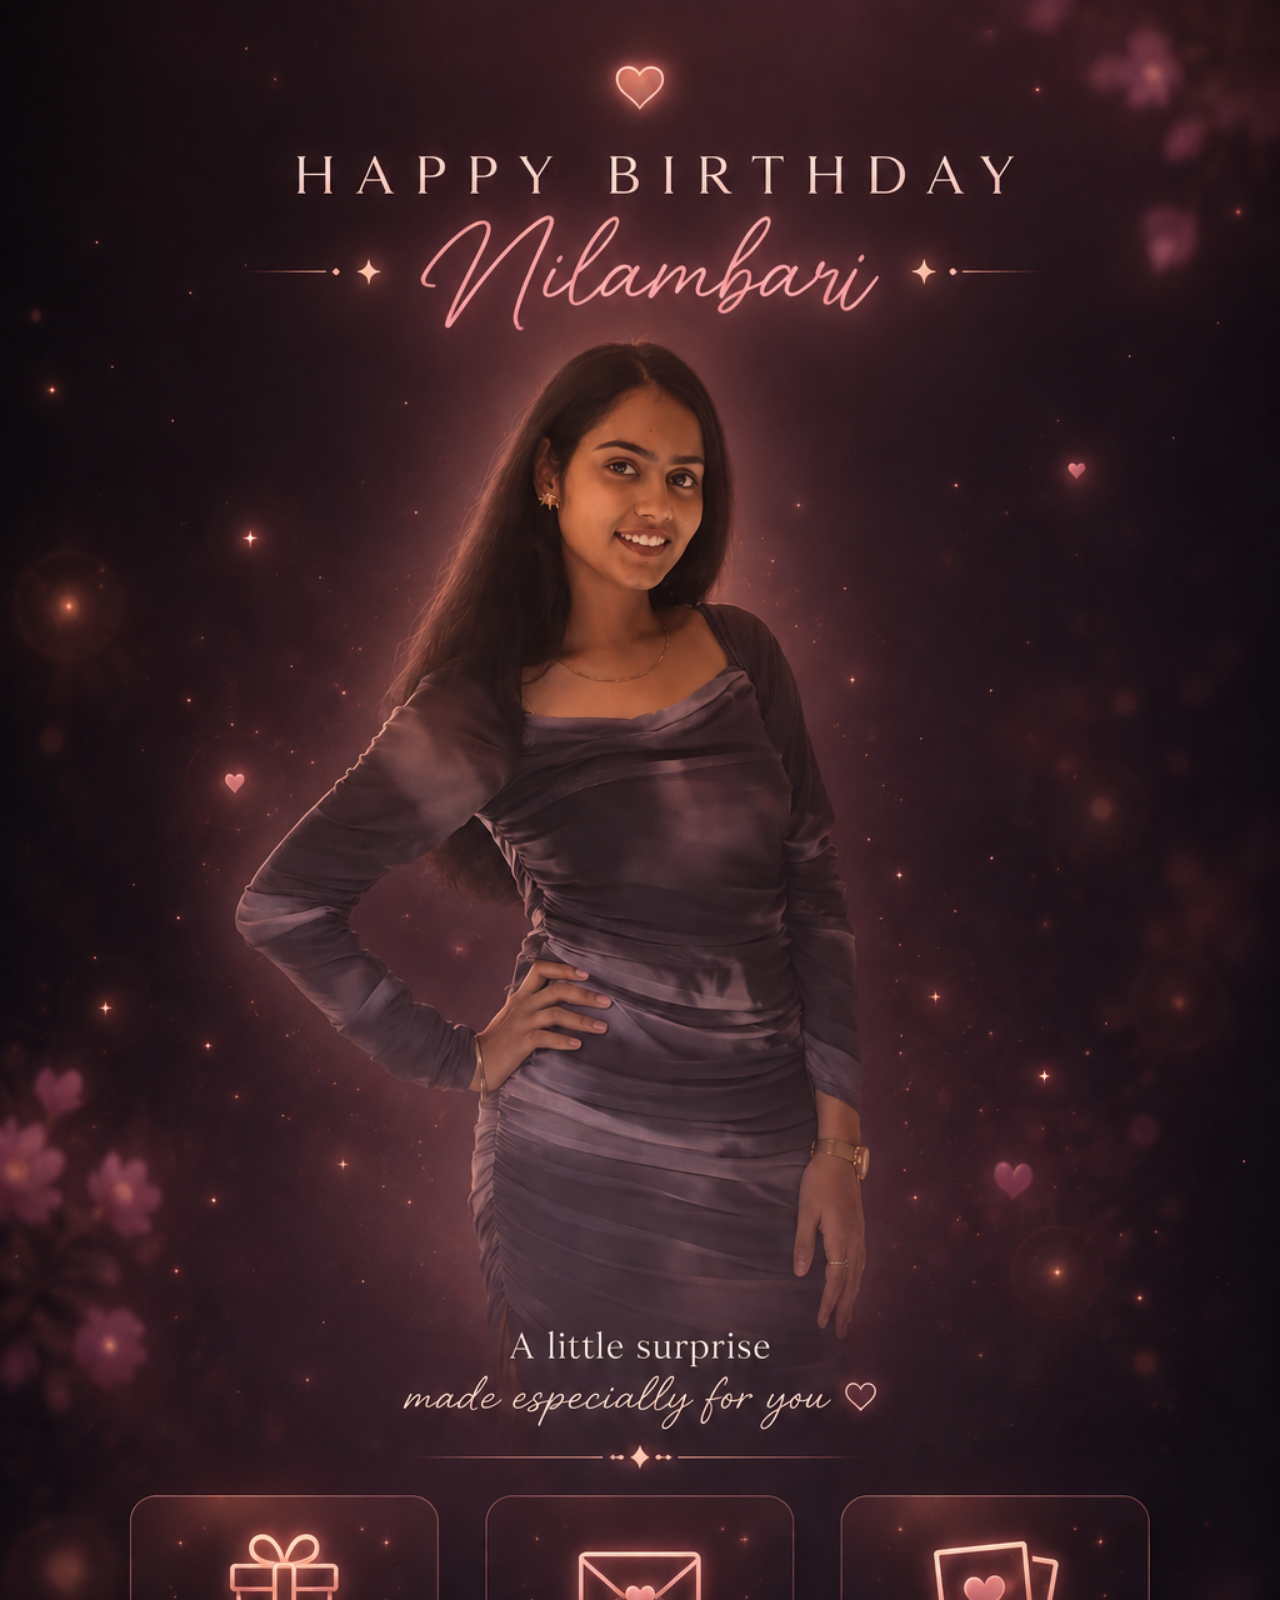
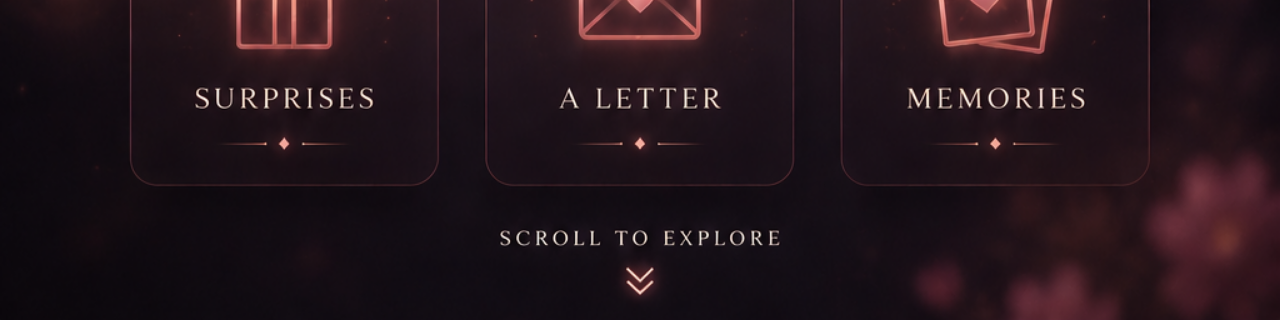
<file: index.html>
<!DOCTYPE html>
<html lang="en">
<head>
    <meta charset="UTF-8">
    <meta name="viewport" content="width=device-width, initial-scale=1.0">

    <title>Happy Birthday Nilambari ♡</title>

    <link rel="stylesheet" href="style.css">
</head>

<body>

    <div class="birthday-page">

        <!-- YOUR COMPLETE BIRTHDAY DESIGN -->
        <img
            src="image.png"
            alt="Happy Birthday Nilambari"
            class="birthday-image"
        >


        <!--
            INVISIBLE CLICKABLE AREAS

            These sit ON TOP of the cards already present
            inside your image.
        -->

        <!-- SURPRISES -->
        <a
            href="surprises.html"
            class="hotspot surprises-hotspot"
            aria-label="Open Surprises"
        ></a>


        <!-- LETTER -->
        <a
            href="letter.html"
            class="hotspot letter-hotspot"
            aria-label="Open Letter"
        ></a>


        <!-- MEMORIES -->
        <a
            href="memories.html"
            class="hotspot memories-hotspot"
            aria-label="Open Memories"
        ></a>

    </div>

</body>
</html>
</file>
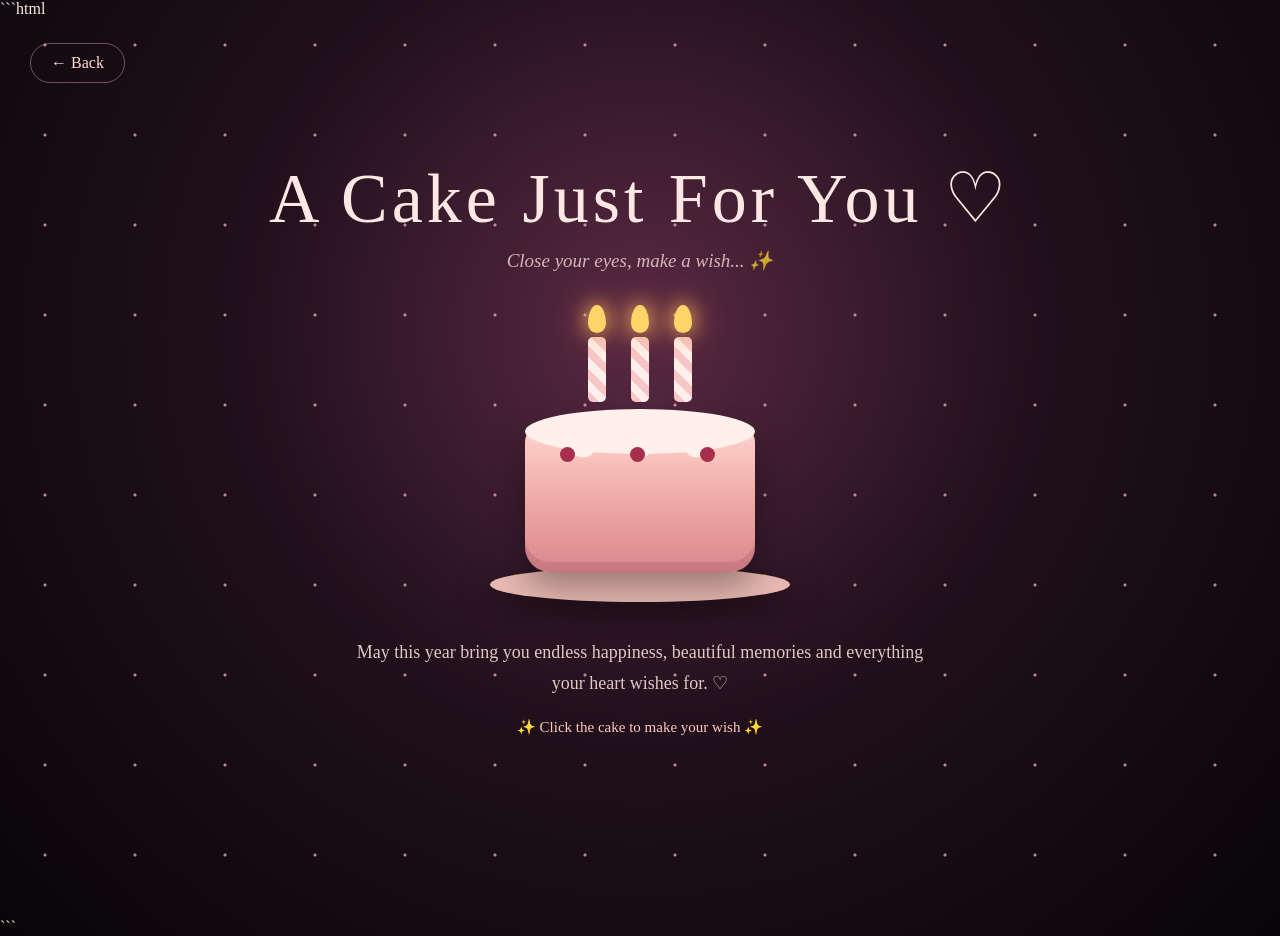
<file: cake.html>
```html
<!DOCTYPE html>
<html lang="en">
<head>
    <meta charset="UTF-8">
    <meta name="viewport" content="width=device-width, initial-scale=1.0">

    <title>A Birthday Cake for Nilambari ♡</title>

    <style>
        * {
            margin: 0;
            padding: 0;
            box-sizing: border-box;
        }

        body {
            min-height: 100vh;
            overflow: hidden;
            font-family: Georgia, serif;
            color: #ffe8e3;

            background:
                radial-gradient(
                    circle at 50% 35%,
                    #5a2944 0%,
                    #21101b 45%,
                    #080509 100%
                );
        }

        /* STARS */

        body::before {
            content: "";
            position: fixed;
            inset: 0;
            pointer-events: none;

            background-image:
                radial-gradient(
                    circle,
                    rgba(255, 190, 200, .7) 1px,
                    transparent 2px
                );

            background-size: 90px 90px;

            animation: stars 12s linear infinite;
        }

        @keyframes stars {
            from {
                transform: translateY(0);
            }

            to {
                transform: translateY(-90px);
            }
        }

        /* PAGE */

        .page {
            min-height: 100vh;

            display: flex;
            flex-direction: column;
            align-items: center;
            justify-content: center;

            position: relative;
            z-index: 2;

            padding: 30px 20px;
        }

        /* BACK BUTTON */

        .back {
            position: absolute;
            top: 25px;
            left: 30px;

            color: #ffd9d1;
            text-decoration: none;

            border: 1px solid rgba(255,190,180,.4);

            padding: 10px 20px;

            border-radius: 30px;

            transition: .3s;
        }

        .back:hover {
            background: rgba(255,170,160,.15);
            transform: translateX(-4px);
        }

        /* TITLE */

        h1 {
            font-size: clamp(38px, 7vw, 70px);
            font-weight: normal;
            letter-spacing: 4px;

            text-align: center;

            margin-bottom: 10px;
        }

        .subtitle {
            font-size: 19px;
            font-style: italic;
            opacity: .75;

            text-align: center;
            margin-bottom: 40px;
        }

        /* CAKE AREA */

        .cake-container {
            position: relative;

            width: 330px;
            height: 300px;

            display: flex;
            justify-content: center;
            align-items: flex-end;

            cursor: pointer;
        }

        /* PLATE */

        .plate {
            position: absolute;
            bottom: 10px;

            width: 300px;
            height: 35px;

            background: #e8b8b2;

            border-radius: 50%;

            box-shadow:
                0 15px 35px rgba(0,0,0,.5);
        }

        /* CAKE */

        .cake {
            position: absolute;
            bottom: 40px;

            width: 230px;
            height: 145px;

            border-radius: 15px 15px 25px 25px;

            background:
                linear-gradient(
                    to bottom,
                    #ffd4cd 0%,
                    #efaaa7 50%,
                    #d9878d 100%
                );

            box-shadow:
                inset 0 -10px 0 rgba(100,30,50,.15),
                0 15px 35px rgba(0,0,0,.35);

            animation: cakeFloat 3s ease-in-out infinite;
        }

        @keyframes cakeFloat {
            0%,100% {
                transform: translateY(0);
            }

            50% {
                transform: translateY(-6px);
            }
        }

        /* ICING */

        .icing {
            position: absolute;
            top: -18px;
            left: 0;

            width: 100%;
            height: 45px;

            background: #fff0eb;

            border-radius: 50%;
        }

        .icing::after {
            content: "";

            position: absolute;

            left: 20px;
            right: 20px;
            bottom: -15px;

            height: 25px;

            background:
                radial-gradient(
                    circle at 20% 0,
                    #fff0eb 0 13px,
                    transparent 14px
                ),
                radial-gradient(
                    circle at 50% 0,
                    #fff0eb 0 13px,
                    transparent 14px
                ),
                radial-gradient(
                    circle at 80% 0,
                    #fff0eb 0 13px,
                    transparent 14px
                );
        }

        /* CAKE DECORATION */

        .cherry {
            position: absolute;

            width: 15px;
            height: 15px;

            border-radius: 50%;

            background: #a82f4b;

            top: 20px;
        }

        .c1 { left: 35px; }
        .c2 { left: 105px; }
        .c3 { right: 40px; }

        /* CANDLES */

        .candles {
            position: absolute;

            top: -90px;

            width: 100%;

            display: flex;
            justify-content: center;
            gap: 25px;
        }

        .candle {
            width: 18px;
            height: 65px;

            border-radius: 5px;

            background:
                repeating-linear-gradient(
                    45deg,
                    #f7c6c7 0 8px,
                    #fff0ed 8px 16px
                );

            position: relative;
        }

        /* FLAMES */

        .flame {
            position: absolute;

            top: -32px;
            left: 50%;

            width: 18px;
            height: 28px;

            transform: translateX(-50%);

            background: #ffd56a;

            border-radius:
                50% 50% 50% 50% /
                65% 65% 35% 35%;

            box-shadow:
                0 0 20px #ffbd63,
                0 0 35px rgba(255,150,70,.7);

            animation: flame 0.8s ease-in-out infinite alternate;
        }

        @keyframes flame {
            from {
                transform:
                    translateX(-50%)
                    scale(.9)
                    rotate(-3deg);
            }

            to {
                transform:
                    translateX(-50%)
                    scale(1.1)
                    rotate(3deg);
            }
        }

        /* MESSAGE */

        .wish {
            margin-top: 25px;

            text-align: center;

            max-width: 600px;

            line-height: 1.7;

            font-size: 18px;

            opacity: .85;
        }

        .instruction {
            margin-top: 20px;

            color: #ffc8c0;

            font-size: 15px;

            animation: pulse 2s infinite;
        }

        @keyframes pulse {
            50% {
                opacity: .4;
            }
        }

        /* HIDDEN WISH */

        .secret {
            margin-top: 15px;

            font-size: 24px;

            color: #ffd0c8;

            opacity: 0;

            transform: translateY(15px);

            transition: .7s;
        }

        .secret.show {
            opacity: 1;
            transform: translateY(0);
        }

        /* MOBILE */

        @media(max-width:600px) {

            .back {
                top: 15px;
                left: 15px;
                padding: 8px 15px;
            }

            h1 {
                margin-top: 40px;
            }

            .cake-container {
                transform: scale(.82);
            }

            .wish {
                font-size: 16px;
            }
        }
    </style>
</head>

<body>

<div class="page">

    <a href="surprises.html" class="back">
        ← Back
    </a>

    <h1>A Cake Just For You ♡</h1>

    <p class="subtitle">
        Close your eyes, make a wish... ✨
    </p>

    <div class="cake-container" id="cake">

        <div class="plate"></div>

        <div class="cake">

            <div class="icing"></div>

            <div class="cherry c1"></div>
            <div class="cherry c2"></div>
            <div class="cherry c3"></div>

            <div class="candles">

                <div class="candle">
                    <div class="flame"></div>
                </div>

                <div class="candle">
                    <div class="flame"></div>
                </div>

                <div class="candle">
                    <div class="flame"></div>
                </div>

            </div>

        </div>

    </div>

    <p class="wish">
        May this year bring you endless happiness,
        beautiful memories and everything your heart wishes for. ♡
    </p>

    <p class="instruction">
        ✨ Click the cake to make your wish ✨
    </p>

    <div class="secret" id="secret">
        Happy Birthday, Nilambari! 🎂💗
    </div>

</div>

<script>

const cake = document.getElementById("cake");
const secret = document.getElementById("secret");

cake.addEventListener("click", () => {

    const flames =
        document.querySelectorAll(".flame");

    flames.forEach(flame => {

        flame.style.display = "none";

    });

    secret.classList.add("show");

    createConfetti();

});

function createConfetti() {

    const symbols = [
        "♡",
        "✦",
        "✧",
        "✨",
        "•"
    ];

    for(let i = 0; i < 45; i++) {

        const particle =
            document.createElement("span");

        particle.innerText =
            symbols[
                Math.floor(
                    Math.random() *
                    symbols.length
                )
            ];

        particle.style.position = "fixed";

        particle.style.left = "50%";
        particle.style.top = "45%";

        particle.style.zIndex = "100";

        particle.style.pointerEvents = "none";

        particle.style.fontSize =
            (12 + Math.random() * 20) + "px";

        particle.style.color = "#ffd0c9";

        document.body.appendChild(particle);

        const x =
            (Math.random() * 2 - 1) * 500;

        const y =
            (Math.random() * 2 - 1) * 400;

        particle.animate(
            [
                {
                    transform:
                        "translate(-50%,-50%) scale(.2)",
                    opacity: 1
                },
                {
                    transform:
                        `translate(
                            calc(-50% + ${x}px),
                            calc(-50% + ${y}px)
                        ) scale(1.2)`,
                    opacity: 0
                }
            ],
            {
                duration:
                    1200 +
                    Math.random() * 1000,

                easing:
                    "cubic-bezier(.2,.8,.2,1)"
            }
        );

        setTimeout(
            () => particle.remove(),
            2300
        );
    }
}

</script>

</body>
</html>
```
</file>
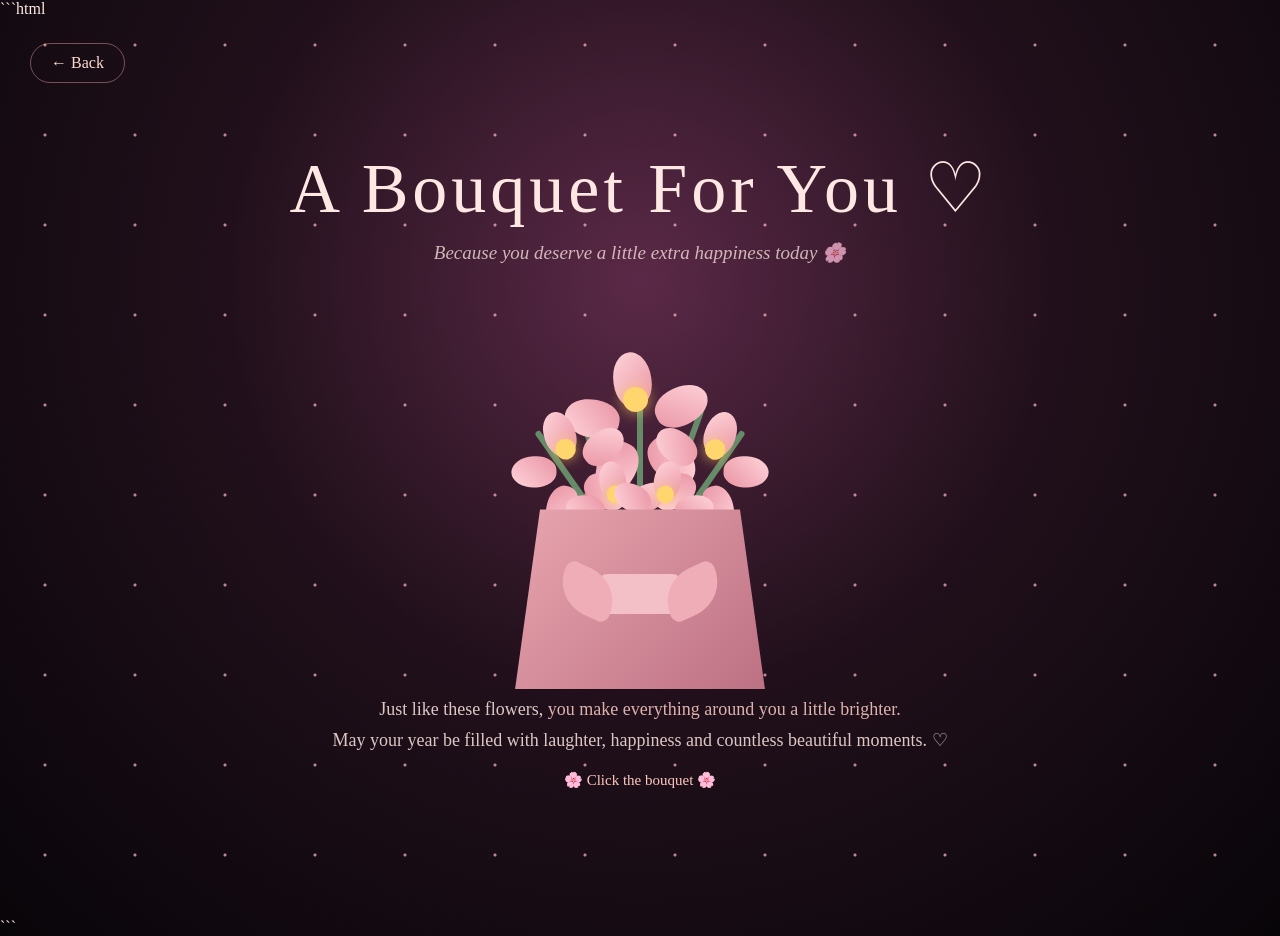
<file: flowers.html>
```html
<!DOCTYPE html>
<html lang="en">
<head>

    <meta charset="UTF-8">
    <meta name="viewport" content="width=device-width, initial-scale=1.0">

    <title>A Bouquet for Nilambari ♡</title>

    <style>

        * {
            margin: 0;
            padding: 0;
            box-sizing: border-box;
        }

        body {

            min-height: 100vh;

            font-family: Georgia, serif;

            color: #ffe8e3;

            background:
                radial-gradient(
                    circle at 50% 30%,
                    #5b2947 0%,
                    #21101b 45%,
                    #080509 100%
                );

            overflow-x: hidden;
        }

        body::before {

            content: "";

            position: fixed;

            inset: 0;

            pointer-events: none;

            background-image:
                radial-gradient(
                    circle,
                    rgba(255,190,200,.7) 1px,
                    transparent 2px
                );

            background-size: 90px 90px;

            animation: stars 12s linear infinite;
        }

        @keyframes stars {

            from {
                transform: translateY(0);
            }

            to {
                transform: translateY(-90px);
            }

        }

        .page {

            min-height: 100vh;

            display: flex;

            flex-direction: column;

            align-items: center;

            justify-content: center;

            padding: 40px 20px;

            position: relative;

            z-index: 2;
        }

        /* BACK */

        .back {

            position: absolute;

            top: 25px;
            left: 30px;

            color: #ffd9d1;

            text-decoration: none;

            border:
                1px solid
                rgba(255,190,180,.4);

            padding: 10px 20px;

            border-radius: 30px;

            transition: .3s;
        }

        .back:hover {

            background:
                rgba(255,170,160,.15);

            transform:
                translateX(-4px);
        }

        /* TITLE */

        h1 {

            font-size:
                clamp(38px, 7vw, 70px);

            font-weight: normal;

            letter-spacing: 4px;

            text-align: center;
        }

        .subtitle {

            margin-top: 12px;

            font-style: italic;

            font-size: 19px;

            opacity: .75;

            text-align: center;
        }

        /* BOUQUET */

        .bouquet {

            position: relative;

            width: 350px;

            height: 390px;

            margin-top: 35px;

            cursor: pointer;
        }

        /* WRAPPER */

        .wrapper {

            position: absolute;

            bottom: 0;

            left: 50%;

            transform:
                translateX(-50%);

            width: 250px;

            height: 180px;

            background:
                linear-gradient(
                    135deg,
                    #e8a5ae,
                    #bd7184
                );

            clip-path:
                polygon(
                    10% 0,
                    90% 0,
                    100% 100%,
                    0 100%
                );

            box-shadow:
                0 20px 30px
                rgba(0,0,0,.35);
        }

        /* RIBBON */

        .ribbon {

            position: absolute;

            bottom: 75px;

            left: 50%;

            transform:
                translateX(-50%);

            width: 85px;

            height: 40px;

            background: #f4c0c7;

            border-radius: 10px;

            z-index: 5;
        }

        .ribbon::before,
        .ribbon::after {

            content: "";

            position: absolute;

            width: 60px;

            height: 45px;

            background: #efadb8;

            top: -5px;
        }

        .ribbon::before {

            right: 65px;

            transform:
                rotate(25deg);

            border-radius:
                10px 40px 10px 40px;
        }

        .ribbon::after {

            left: 65px;

            transform:
                rotate(-25deg);

            border-radius:
                40px 10px 40px 10px;
        }

        /* FLOWERS */

        .flower {

            position: absolute;

            width: 90px;

            height: 90px;

            display: flex;

            justify-content: center;

            align-items: center;

            transition: .5s;
        }

        .petal {

            position: absolute;

            width: 38px;

            height: 55px;

            border-radius:
                50% 50% 45% 45%;

            background:
                linear-gradient(
                    135deg,
                    #ffd5da,
                    #e993a4
                );

            transform-origin:
                50% 100%;
        }

        .p1 {
            transform: rotate(0deg) translateY(-20px);
        }

        .p2 {
            transform: rotate(72deg) translateY(-20px);
        }

        .p3 {
            transform: rotate(144deg) translateY(-20px);
        }

        .p4 {
            transform: rotate(216deg) translateY(-20px);
        }

        .p5 {
            transform: rotate(288deg) translateY(-20px);
        }

        .center {

            width: 25px;
            height: 25px;

            border-radius: 50%;

            background: #ffd56d;

            z-index: 2;

            box-shadow:
                0 0 15px
                rgba(255,210,100,.7);
        }

        /* FLOWER POSITIONS */

        .f1 {
            left: 125px;
            top: 55px;

            transform: rotate(-8deg);
        }

        .f2 {
            left: 55px;
            top: 105px;

            transform:
                scale(.82)
                rotate(-20deg);
        }

        .f3 {
            right: 55px;
            top: 105px;

            transform:
                scale(.82)
                rotate(20deg);
        }

        .f4 {
            left: 105px;
            top: 150px;

            transform:
                scale(.7)
                rotate(-10deg);
        }

        .f5 {
            right: 105px;
            top: 150px;

            transform:
                scale(.7)
                rotate(10deg);
        }

        /* STEMS */

        .stem {

            position: absolute;

            width: 6px;

            height: 180px;

            background: #668b68;

            bottom: 110px;

            left: 50%;

            transform-origin: bottom;

            z-index: -1;

            border-radius: 10px;
        }

        .s1 {
            transform:
                translateX(-50%)
                rotate(0deg);
        }

        .s2 {
            transform:
                translateX(-50%)
                rotate(-20deg);
        }

        .s3 {
            transform:
                translateX(-50%)
                rotate(20deg);
        }

        .s4 {
            transform:
                translateX(-50%)
                rotate(-35deg);
        }

        .s5 {
            transform:
                translateX(-50%)
                rotate(35deg);
        }

        /* MESSAGE */

        .message {

            max-width: 650px;

            text-align: center;

            line-height: 1.7;

            font-size: 18px;

            opacity: .85;

            margin-top: 5px;
        }

        .message strong {

            color: #ffd0c9;

            font-weight: normal;
        }

        .click {

            margin-top: 15px;

            font-size: 15px;

            color: #ffc8c0;

            animation: pulse 2s infinite;
        }

        @keyframes pulse {

            50% {
                opacity: .4;
            }

        }

        /* BOUQUET ANIMATION */

        .bouquet.active .flower {

            animation:
                flowerBloom .8s
                ease forwards;
        }

        @keyframes flowerBloom {

            0% {
                transform:
                    scale(.4)
                    translateY(30px);
                opacity: 0;
            }

            100% {
                opacity: 1;
            }

        }

        /* MOBILE */

        @media(max-width:600px) {

            .back {

                top: 15px;
                left: 15px;

                padding: 8px 15px;
            }

            h1 {

                margin-top: 40px;
            }

            .bouquet {

                transform:
                    scale(.82);

                margin-top: 10px;
            }

            .message {

                font-size: 16px;
            }

        }

    </style>

</head>

<body>

<div class="page">

    <a href="surprises.html" class="back">
        ← Back
    </a>

    <h1>A Bouquet For You ♡</h1>

    <p class="subtitle">
        Because you deserve a little extra happiness today 🌸
    </p>


    <div class="bouquet" id="bouquet">

        <!-- STEMS -->

        <div class="stem s1"></div>
        <div class="stem s2"></div>
        <div class="stem s3"></div>
        <div class="stem s4"></div>
        <div class="stem s5"></div>


        <!-- FLOWER 1 -->

        <div class="flower f1">

            <div class="petal p1"></div>
            <div class="petal p2"></div>
            <div class="petal p3"></div>
            <div class="petal p4"></div>
            <div class="petal p5"></div>

            <div class="center"></div>

        </div>


        <!-- FLOWER 2 -->

        <div class="flower f2">

            <div class="petal p1"></div>
            <div class="petal p2"></div>
            <div class="petal p3"></div>
            <div class="petal p4"></div>
            <div class="petal p5"></div>

            <div class="center"></div>

        </div>


        <!-- FLOWER 3 -->

        <div class="flower f3">

            <div class="petal p1"></div>
            <div class="petal p2"></div>
            <div class="petal p3"></div>
            <div class="petal p4"></div>
            <div class="petal p5"></div>

            <div class="center"></div>

        </div>


        <!-- FLOWER 4 -->

        <div class="flower f4">

            <div class="petal p1"></div>
            <div class="petal p2"></div>
            <div class="petal p3"></div>
            <div class="petal p4"></div>
            <div class="petal p5"></div>

            <div class="center"></div>

        </div>


        <!-- FLOWER 5 -->

        <div class="flower f5">

            <div class="petal p1"></div>
            <div class="petal p2"></div>
            <div class="petal p3"></div>
            <div class="petal p4"></div>
            <div class="petal p5"></div>

            <div class="center"></div>

        </div>


        <!-- WRAPPER -->

        <div class="wrapper"></div>

        <div class="ribbon"></div>

    </div>


    <p class="message">

        Just like these flowers,
        <strong>you make everything around you a little brighter.</strong>

        <br>

        May your year be filled with
        laughter, happiness and countless beautiful moments. ♡

    </p>

    <p class="click">
        🌸 Click the bouquet 🌸
    </p>

</div>


<script>

const bouquet =
    document.getElementById("bouquet");

bouquet.addEventListener("click", () => {

    bouquet.classList.toggle("active");

    createPetals();

});


function createPetals() {

    const symbols = [
        "🌸",
        "🌷",
        "✿",
        "♡",
        "✨"
    ];

    for(let i = 0; i < 25; i++) {

        const petal =
            document.createElement("span");

        petal.innerText =
            symbols[
                Math.floor(
                    Math.random() *
                    symbols.length
                )
            ];

        petal.style.position = "fixed";

        petal.style.left = "50%";
        petal.style.top = "45%";

        petal.style.zIndex = "100";

        petal.style.pointerEvents = "none";

        petal.style.fontSize =
            (15 + Math.random() * 18) + "px";

        document.body.appendChild(petal);

        const x =
            (Math.random() * 2 - 1) * 450;

        const y =
            250 +
            Math.random() * 300;

        petal.animate(

            [
                {
                    transform:
                        "translate(-50%,-50%) scale(.3)",
                    opacity: 1
                },

                {
                    transform:
                        `translate(
                            calc(-50% + ${x}px),
                            calc(-50% + ${y}px)
                        )
                        rotate(360deg)
                        scale(1.1)`,

                    opacity: 0
                }
            ],

            {
                duration:
                    1500 +
                    Math.random() * 1000,

                easing:
                    "cubic-bezier(.2,.8,.2,1)"
            }

        );

        setTimeout(
            () => petal.remove(),
            2600
        );

    }

}

</script>

</body>
</html>
```
</file>
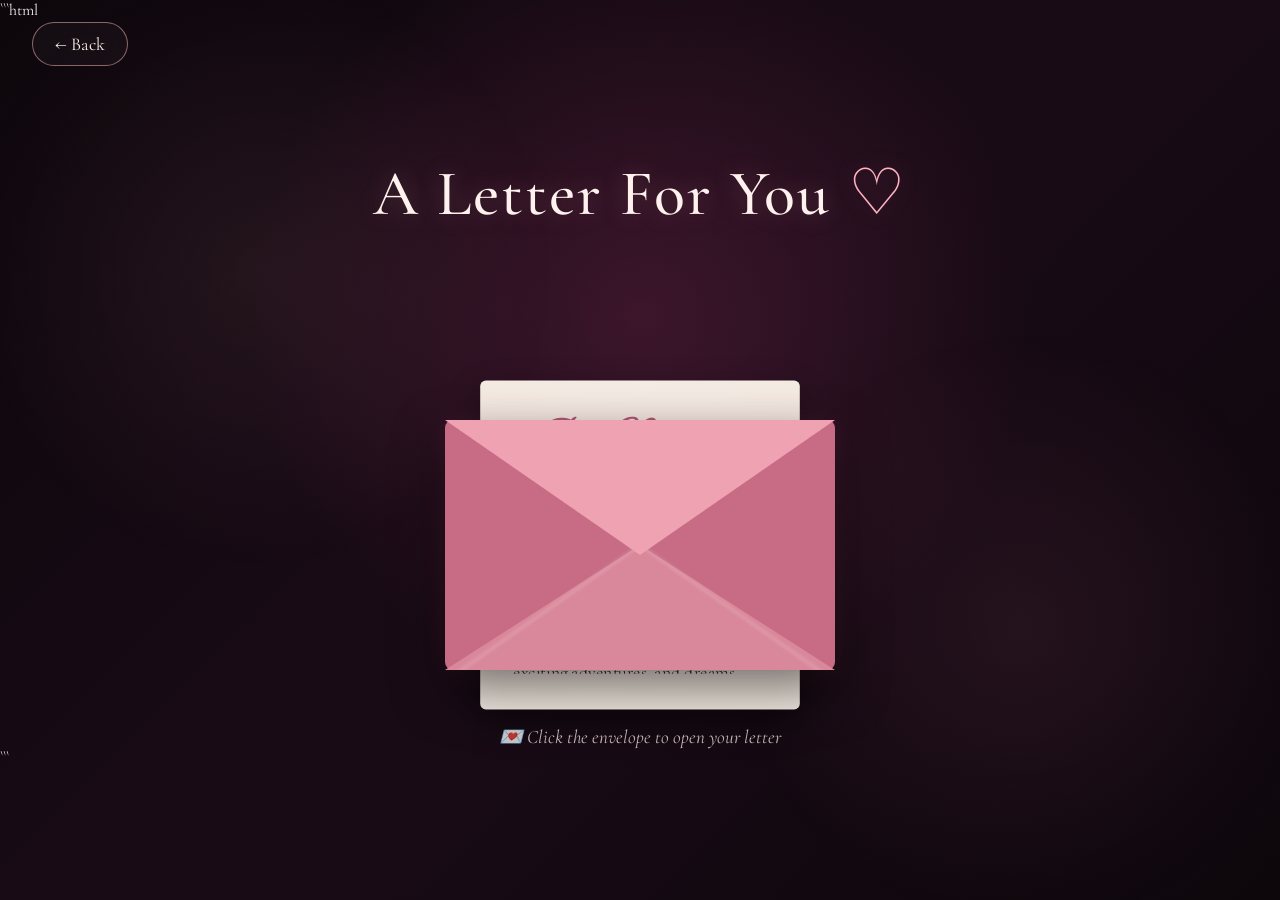
<file: letter.html>
```html
<!DOCTYPE html>
<html lang="en">

<head>

    <meta charset="UTF-8">

    <meta
        name="viewport"
        content="width=device-width, initial-scale=1.0"
    >

    <title>A Letter For Nilambari ♡</title>

    <link
        rel="preconnect"
        href="https://fonts.googleapis.com"
    >

    <link
        rel="preconnect"
        href="https://fonts.gstatic.com"
        crossorigin
    >

    <link
        href="https://fonts.googleapis.com/css2?family=Cormorant+Garamond:wght@400;500;600&family=Great+Vibes&display=swap"
        rel="stylesheet"
    >


    <style>

        /* =====================================================
           RESET
        ===================================================== */

        * {
            box-sizing: border-box;
        }


        html,
        body {
            margin: 0;
            width: 100%;
            min-height: 100%;
        }


        body {

            min-height: 100vh;

            background:
                radial-gradient(
                    circle at 50% 35%,
                    rgba(116, 39, 78, .4),
                    transparent 45%
                ),
                linear-gradient(
                    135deg,
                    #0d070c,
                    #190b16,
                    #0d070c
                );

            color: #fff1ed;

            font-family:
                "Cormorant Garamond",
                serif;

            overflow: hidden;
        }


        /* =====================================================
           BACKGROUND GLOW
        ===================================================== */

        body::before {

            content: "";

            position: fixed;

            inset: 0;

            pointer-events: none;

            background:
                radial-gradient(
                    circle at 20% 30%,
                    rgba(255,160,180,.08),
                    transparent 25%
                ),
                radial-gradient(
                    circle at 80% 70%,
                    rgba(255,130,170,.08),
                    transparent 25%
                );

            z-index: 0;
        }


        /* =====================================================
           BACK BUTTON
        ===================================================== */

        .back-btn {

            position: fixed;

            top: 22px;
            left: 32px;

            padding:
                10px 22px;

            border:
                1px solid
                rgba(255,190,190,.5);

            border-radius: 30px;

            color: #fff0eb;

            text-decoration: none;

            font-size: 18px;

            background:
                rgba(255,255,255,.03);

            backdrop-filter:
                blur(10px);

            transition: .3s;

            z-index: 50;
        }


        .back-btn:hover {

            background:
                rgba(255,170,190,.15);

            transform:
                translateY(-2px);
        }


        /* =====================================================
           TITLE
        ===================================================== */

        .title {

            position: relative;

            z-index: 2;

            text-align: center;

            margin-top: 15vh;

            font-size:
                clamp(42px, 5vw, 72px);

            font-weight: 500;

            letter-spacing: 2px;

            text-shadow:
                0 0 25px
                rgba(255,170,190,.25);

            transition:
                opacity .6s ease,
                transform .6s ease;
        }


        .heart {
            color: #ffb1c0;
        }


        /* =====================================================
           SCENE
        ===================================================== */

        .scene {

            position: relative;

            width: 420px;
            height: 430px;

            margin:
                30px auto 0;

            perspective:
                1200px;

            z-index: 3;

            transition:
                opacity .5s ease;
        }


        /* =====================================================
           ENVELOPE
        ===================================================== */

        .envelope {

            position: absolute;

            width: 390px;
            height: 250px;

            left: 15px;
            top: 145px;

            background: #c76c84;

            border-radius: 8px;

            box-shadow:
                0 20px 50px
                rgba(0,0,0,.5),
                0 0 30px
                rgba(220,100,140,.12);

            cursor: pointer;

            overflow: visible;

            z-index: 5;

            transition:
                transform .5s ease;
        }


        .envelope:hover {

            transform:
                translateY(-5px);
        }


        /* =====================================================
           ENVELOPE BOTTOM FOLD
        ===================================================== */

        .envelope::before {

            content: "";

            position: absolute;

            bottom: 0;
            left: 0;

            width: 0;
            height: 0;

            border-left:
                195px solid transparent;

            border-right:
                195px solid transparent;

            border-bottom:
                125px solid #d9879a;

            z-index: 6;

            pointer-events: none;
        }


        /* =====================================================
           ENVELOPE SIDE FOLDS
        ===================================================== */

        .envelope::after {

            content: "";

            position: absolute;

            inset: 0;

            background:

                linear-gradient(
                    145deg,
                    transparent 49%,
                    rgba(255,255,255,.12) 50%,
                    transparent 51%
                ),

                linear-gradient(
                    215deg,
                    transparent 49%,
                    rgba(255,255,255,.12) 50%,
                    transparent 51%
                );

            z-index: 7;

            pointer-events: none;
        }


        /* =====================================================
           FLAP
        ===================================================== */

        .flap {

            position: absolute;

            top: 0;
            left: 0;

            width: 0;
            height: 0;

            border-left:
                195px solid transparent;

            border-right:
                195px solid transparent;

            border-top:
                135px solid #efa3b2;

            transform-origin:
                top center;

            transition:
                transform .9s
                cubic-bezier(.4,0,.2,1);

            z-index: 10;

            pointer-events: none;
        }


        /* =====================================================
           LETTER BEHIND ENVELOPE
        ===================================================== */

        .letter {

            position: absolute;

            width: 340px;
            height: 350px;

            left: 40px;
            top: 95px;

            background: #fff8ef;

            color: #42222b;

            padding:
                38px 35px;

            border-radius: 6px;

            box-shadow:
                0 15px 40px
                rgba(0,0,0,.45);

            z-index: 2;

            overflow: hidden;

            transform:
                translateY(0)
                scale(.94);

            opacity: .95;

            transition:
                transform 1s
                cubic-bezier(.22,.61,.36,1),
                opacity .5s ease,
                box-shadow .8s ease;
        }


        /* =====================================================
           LETTER CONTENT
        ===================================================== */

        .letter-content {

            height: 100%;

            overflow-y: auto;

            scrollbar-width: none;
        }


        .letter-content::-webkit-scrollbar {
            display: none;
        }


        .letter h2 {

            margin:
                0 0 20px;

            font-family:
                "Great Vibes",
                cursive;

            font-size: 36px;

            color: #b55c78;

            text-align: center;
        }


        .letter p {

            font-size: 19px;

            line-height: 1.55;

            margin:
                0 0 15px;
        }


        .signature {

            margin-top: 20px;

            text-align: right;

            font-family:
                "Great Vibes",
                cursive;

            font-size: 27px;

            color: #b55c78;
        }


        /* =====================================================
           OPEN ENVELOPE
        ===================================================== */

        .scene.open .flap {

            transform:
                rotateX(180deg);
        }


        .scene.open .letter {

            transform:
                translateY(-145px)
                scale(1.03);

            box-shadow:
                0 30px 60px
                rgba(0,0,0,.5);
        }


        /* =====================================================
           INSTRUCTION
        ===================================================== */

        .instruction {

            position: relative;

            z-index: 5;

            text-align: center;

            margin-top: 20px;

            font-size: 19px;

            font-style: italic;

            color:
                rgba(255,235,235,.75);

            animation:
                breathe 2s infinite;

            transition:
                opacity .4s ease;
        }


        @keyframes breathe {

            0%,100% {
                opacity: .6;
            }

            50% {
                opacity: 1;
            }
        }


        /* =====================================================
           POPUP BACKDROP
        ===================================================== */

        .letter-popup {

            position: fixed;

            inset: 0;

            display: flex;

            align-items: center;

            justify-content: center;

            padding: 25px;

            background:
                rgba(5,2,6,.72);

            backdrop-filter:
                blur(0px);

            opacity: 0;

            visibility: hidden;

            pointer-events: none;

            z-index: 100;

            transition:
                opacity .45s ease,
                visibility .45s ease,
                backdrop-filter .6s ease;
        }


        .letter-popup.show {

            opacity: 1;

            visibility: visible;

            pointer-events: auto;

            backdrop-filter:
                blur(10px);
        }


        /* =====================================================
           POPUP LETTER
        ===================================================== */

        .popup-paper {

            position: relative;

            width:
                min(700px, 92vw);

            max-height:
                82vh;

            padding:
                55px 60px 50px;

            background:
                linear-gradient(
                    135deg,
                    #fffaf2,
                    #fff4e9
                );

            color: #42222b;

            border-radius: 8px;

            box-shadow:
                0 40px 100px
                rgba(0,0,0,.65),
                0 0 60px
                rgba(255,170,190,.15);

            overflow-y: auto;

            transform:
                translateY(80px)
                scale(.65)
                rotateX(18deg);

            opacity: 0;

            transition:
                transform .75s
                cubic-bezier(.16,1,.3,1),
                opacity .45s ease;

            scrollbar-width: none;
        }


        .popup-paper::-webkit-scrollbar {
            display: none;
        }


        .letter-popup.show .popup-paper {

            transform:
                translateY(0)
                scale(1)
                rotateX(0);

            opacity: 1;

            animation:
                paperFloat 4s
                ease-in-out
                1s infinite;
        }


        @keyframes paperFloat {

            0%,100% {
                transform:
                    translateY(0);
            }

            50% {
                transform:
                    translateY(-5px);
            }
        }


        /* =====================================================
           PAPER DECORATION
        ===================================================== */

        .popup-paper::before {

            content: "♡";

            position: absolute;

            top: 15px;
            left: 20px;

            font-size: 28px;

            color: #d9879a;

            opacity: .7;
        }


        .popup-paper::after {

            content: "♡";

            position: absolute;

            bottom: 15px;
            right: 20px;

            font-size: 28px;

            color: #d9879a;

            opacity: .7;
        }


        .popup-paper h2 {

            margin:
                0 0 25px;

            font-family:
                "Great Vibes",
                cursive;

            font-size:
                clamp(40px, 7vw, 58px);

            font-weight: normal;

            color: #b55c78;

            text-align: center;
        }


        .popup-paper p {

            font-size:
                clamp(18px, 2vw, 22px);

            line-height: 1.7;

            margin-bottom: 18px;
        }


        .popup-signature {

            margin-top: 25px;

            text-align: right;

            font-family:
                "Great Vibes",
                cursive;

            font-size: 34px;

            color: #b55c78;
        }


        /* =====================================================
           CLOSE BUTTON
        ===================================================== */

        .close-letter {

            position: absolute;

            top: 15px;
            right: 18px;

            width: 38px;
            height: 38px;

            border: none;

            border-radius: 50%;

            background:
                rgba(181,92,120,.1);

            color: #a84e6b;

            font-size: 24px;

            cursor: pointer;

            transition: .3s;

            z-index: 5;
        }


        .close-letter:hover {

            background:
                rgba(181,92,120,.2);

            transform:
                rotate(90deg);
        }


        /* =====================================================
           POPUP CLOSE TEXT
        ===================================================== */

        .close-text {

            display: block;

            margin-top: 20px;

            text-align: center;

            color: #b55c78;

            font-size: 16px;

            font-style: italic;

            opacity: .65;
        }


        /* =====================================================
           MOBILE
        ===================================================== */

        @media(max-width: 600px) {

            body {
                overflow: hidden;
            }


            .back-btn {

                left: 18px;
                top: 18px;

                padding:
                    8px 15px;
            }


            .title {

                margin-top: 14vh;

                font-size: 42px;
            }


            .scene {

                transform:
                    scale(.78);

                transform-origin:
                    top center;

                margin-top: 20px;
            }


            .instruction {

                margin-top: 0;

                font-size: 17px;
            }


            .popup-paper {

                width: 94vw;

                max-height: 82vh;

                padding:
                    45px 25px 35px;

                border-radius: 7px;
            }


            .popup-paper p {

                font-size: 18px;

                line-height: 1.6;
            }


            .popup-signature {

                font-size: 29px;
            }

        }

    </style>

</head>


<body>


    <!-- =====================================================
         BACK BUTTON
    ===================================================== -->

    <a
        href="index.html"
        class="back-btn"
    >
        ← Back
    </a>


    <!-- =====================================================
         TITLE
    ===================================================== -->

    <h1 class="title">

        A Letter For You
        <span class="heart">♡</span>

    </h1>


    <!-- =====================================================
         ENVELOPE SCENE
    ===================================================== -->

    <div
        class="scene"
        id="letterScene"
    >


        <!-- LETTER BEHIND ENVELOPE -->

        <div class="letter">

            <div class="letter-content">

                <h2>
                    Dear Nilambari,
                </h2>

                <p>
                    On your special day, I just want to
                    wish you endless happiness, beautiful
                    moments, and countless reasons to smile.
                </p>

                <p>
                    May this new year of your life be filled
                    with wonderful memories, exciting
                    adventures, and dreams coming true.
                </p>

                <p>
                    Keep smiling, keep shining, and always
                    stay the amazing person you are.
                </p>

                <p>
                    Here's to another beautiful chapter
                    of your life. May it be your best one yet. ♡
                </p>

                <div class="signature">
                    Happy Birthday! ♡
                </div>

            </div>

        </div>


        <!-- ENVELOPE -->

        <div
            class="envelope"
            id="envelope"
        >

            <div class="flap"></div>

        </div>

    </div>


    <!-- =====================================================
         INSTRUCTION
    ===================================================== -->

    <div
        class="instruction"
        id="instruction"
    >
        💌 Click the envelope to open your letter
    </div>


    <!-- =====================================================
         POPUP
    ===================================================== -->

    <div
        class="letter-popup"
        id="letterPopup"
    >

        <div
            class="popup-paper"
            id="popupPaper"
        >

            <button
                class="close-letter"
                id="closeLetter"
                aria-label="Close letter"
            >
                ×
            </button>


            <h2>
                Dear Nilambari,
            </h2>


            <p>
                On your special day, we just want to wish you
                endless happiness, beautiful moments, and
                countless reasons to smile.
            </p>


            <p>
                May this new year of your life be filled with
                wonderful memories, exciting adventures,
                laughter, and dreams coming true.
            </p>


            <p>
                Keep smiling, keep shining, and always stay
                the amazing person you are.
            </p>


            <p>
                Here's to another beautiful chapter of your
                life. May it be your best one yet. ♡
            </p>


            <div class="popup-signature">
                Happy Birthday! ♡
            </div>


            <span class="close-text">
                Made with lots of love ♡
            </span>

        </div>

    </div>


    <!-- =====================================================
         JAVASCRIPT
    ===================================================== -->

    <script>

        const scene =
            document.getElementById("letterScene");

        const envelope =
            document.getElementById("envelope");

        const instruction =
            document.getElementById("instruction");

        const popup =
            document.getElementById("letterPopup");

        const closeLetter =
            document.getElementById("closeLetter");


        let isOpen = false;


        /* =====================================================
           OPEN LETTER
        ===================================================== */

        envelope.addEventListener("click", () => {

            if (isOpen) return;

            isOpen = true;

            scene.classList.add("open");


            instruction.style.opacity = "0";


            /*
                Wait for the envelope flap to open
                before launching the popup.
            */

            setTimeout(() => {

                popup.classList.add("show");

            }, 750);

        });


        /* =====================================================
           CLOSE LETTER
        ===================================================== */

        function closePopup() {

            popup.classList.remove("show");

            setTimeout(() => {

                scene.classList.remove("open");

                instruction.innerHTML =
                    "💌 Click the envelope to open your letter";

                instruction.style.opacity = "1";

                isOpen = false;

            }, 450);

        }


        closeLetter.addEventListener(
            "click",
            closePopup
        );


        /* =====================================================
           CLICK OUTSIDE LETTER
        ===================================================== */

        popup.addEventListener(
            "click",
            (event) => {

                if (
                    event.target === popup
                ) {

                    closePopup();

                }

            }
        );


        /* =====================================================
           ESCAPE KEY
        ===================================================== */

        document.addEventListener(
            "keydown",
            (event) => {

                if (
                    event.key === "Escape" &&
                    isOpen
                ) {

                    closePopup();

                }

            }
        );

    </script>


</body>

</html>
```
</file>
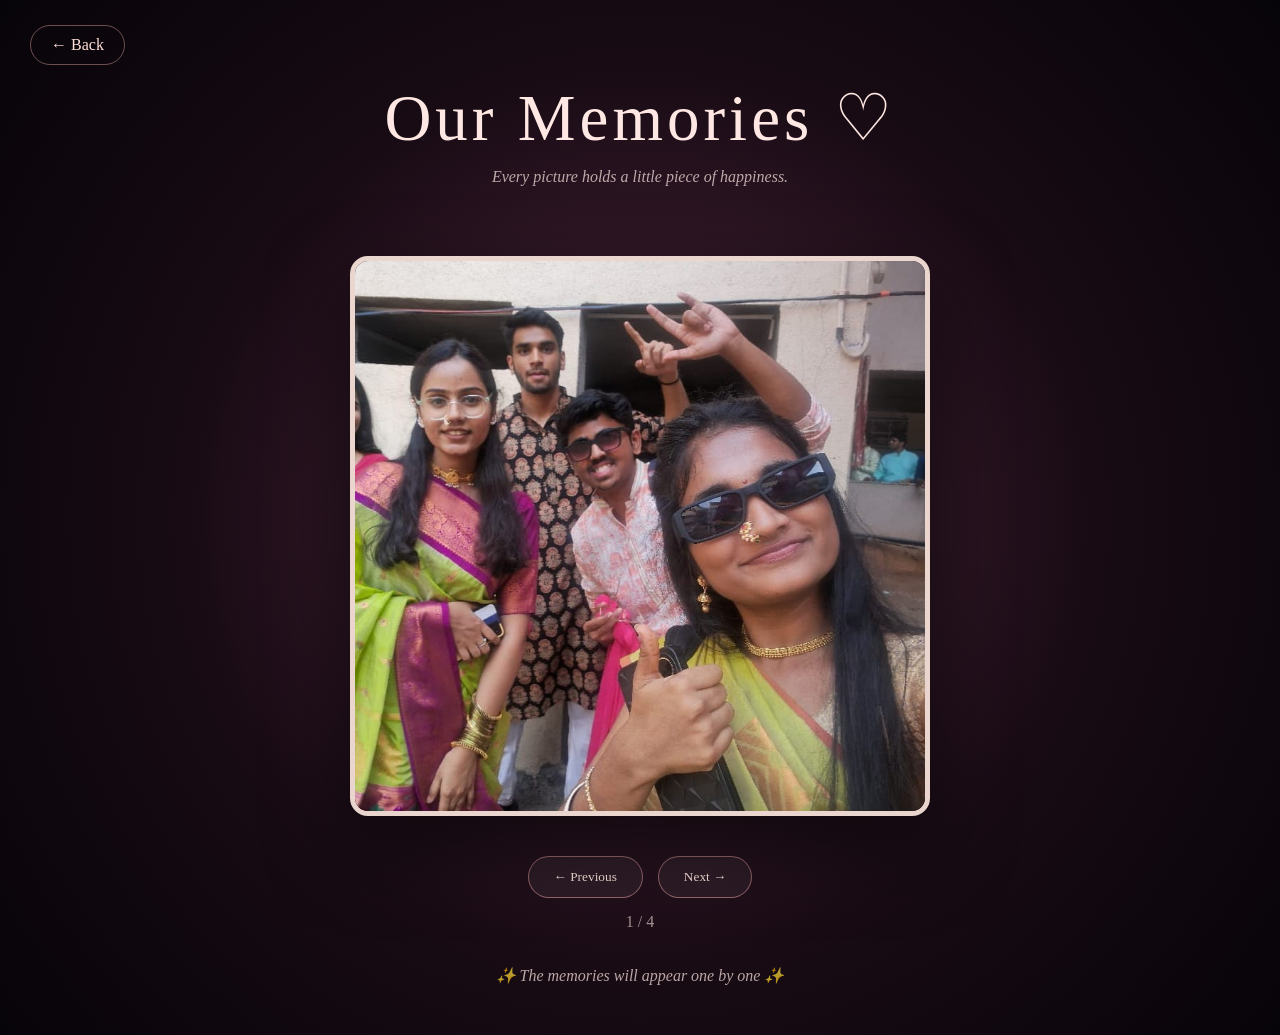
<file: memories.html>
<!DOCTYPE html>
<html lang="en">
<head>

<meta charset="UTF-8">
<meta name="viewport" content="width=device-width, initial-scale=1.0">

<title>Our Memories ♡</title>

<style>

* {
    box-sizing: border-box;
    margin: 0;
    padding: 0;
}

body {
    min-height: 100vh;
    background:
        radial-gradient(circle at center, #52283f, #180b14 55%, #070409);
    color: #ffe8e3;
    font-family: Georgia, serif;
    overflow-x: hidden;
}

.back {
    position: fixed;
    top: 25px;
    left: 30px;
    color: #ffe0d8;
    text-decoration: none;
    border: 1px solid rgba(255,190,180,.4);
    padding: 10px 20px;
    border-radius: 30px;
    z-index: 20;
}

.page {
    min-height: 100vh;
    display: flex;
    flex-direction: column;
    align-items: center;
    padding: 80px 20px 50px;
}

h1 {
    font-size: clamp(35px,6vw,65px);
    font-weight: normal;
    letter-spacing: 4px;
}

.subtitle {
    margin-top: 12px;
    opacity: .7;
    font-style: italic;
}

.gallery {
    width: min(850px, 95%);
    margin-top: 50px;
    position: relative;
    min-height: 600px;
    display: flex;
    justify-content: center;
    align-items: center;
}

.memory {
    position: absolute;
    max-width: 80%;
    max-height: 560px;
    border-radius: 18px;
    object-fit: contain;
    box-shadow: 0 30px 80px rgba(0,0,0,.6);
    border: 5px solid rgba(255,235,225,.9);
    opacity: 0;
    transform: scale(.9);
    transition: 1s;
}

.memory.active {
    opacity: 1;
    transform: scale(1);
}

.controls {
    display: flex;
    gap: 15px;
    margin-top: 20px;
}

button {
    border: 1px solid rgba(255,180,180,.5);
    background: rgba(255,255,255,.05);
    color: #ffe6df;
    padding: 12px 25px;
    border-radius: 30px;
    cursor: pointer;
    font-family: Georgia, serif;
    transition: .3s;
}

button:hover {
    background: rgba(255,170,170,.15);
    transform: translateY(-2px);
}

.counter {
    margin-top: 15px;
    opacity: .6;
}

.note {
    margin-top: 35px;
    text-align: center;
    font-style: italic;
    opacity: .7;
}

</style>
</head>

<body>

<a href="index.html" class="back">← Back</a>

<div class="page">

    <h1>Our Memories ♡</h1>

    <p class="subtitle">
        Every picture holds a little piece of happiness.
    </p>

    <div class="gallery">

        <!-- Change these filenames to your actual photos -->

        <img src="photo1.jpeg"
             class="memory active"
             alt="Memory 1">

        <img src="memory4.jpeg"
             class="memory"
             alt="Memory 2">

        <img src="memory3.jpeg"
             class="memory"
             alt="Memory 3">

        <img src="memory2.png"
             class="memory"
             alt="Memory 4">

    </div>

    <div class="controls">

        <button onclick="previousPhoto()">
            ← Previous
        </button>

        <button onclick="nextPhoto()">
            Next →
        </button>

    </div>

    <div class="counter" id="counter">
        1 / 4
    </div>

    <p class="note">
        ✨ The memories will appear one by one ✨
    </p>

</div>

<script>

const photos = document.querySelectorAll(".memory");

let current = 0;

function showPhoto(index) {

    photos.forEach(photo => {
        photo.classList.remove("active");
    });

    photos[index].classList.add("active");

    document.getElementById("counter").textContent =
        `${index + 1} / ${photos.length}`;
}

function nextPhoto() {

    current++;

    if (current >= photos.length) {
        current = 0;
    }

    showPhoto(current);
}

function previousPhoto() {

    current--;

    if (current < 0) {
        current = photos.length - 1;
    }

    showPhoto(current);
}

</script>

</body>
</html>
</file>
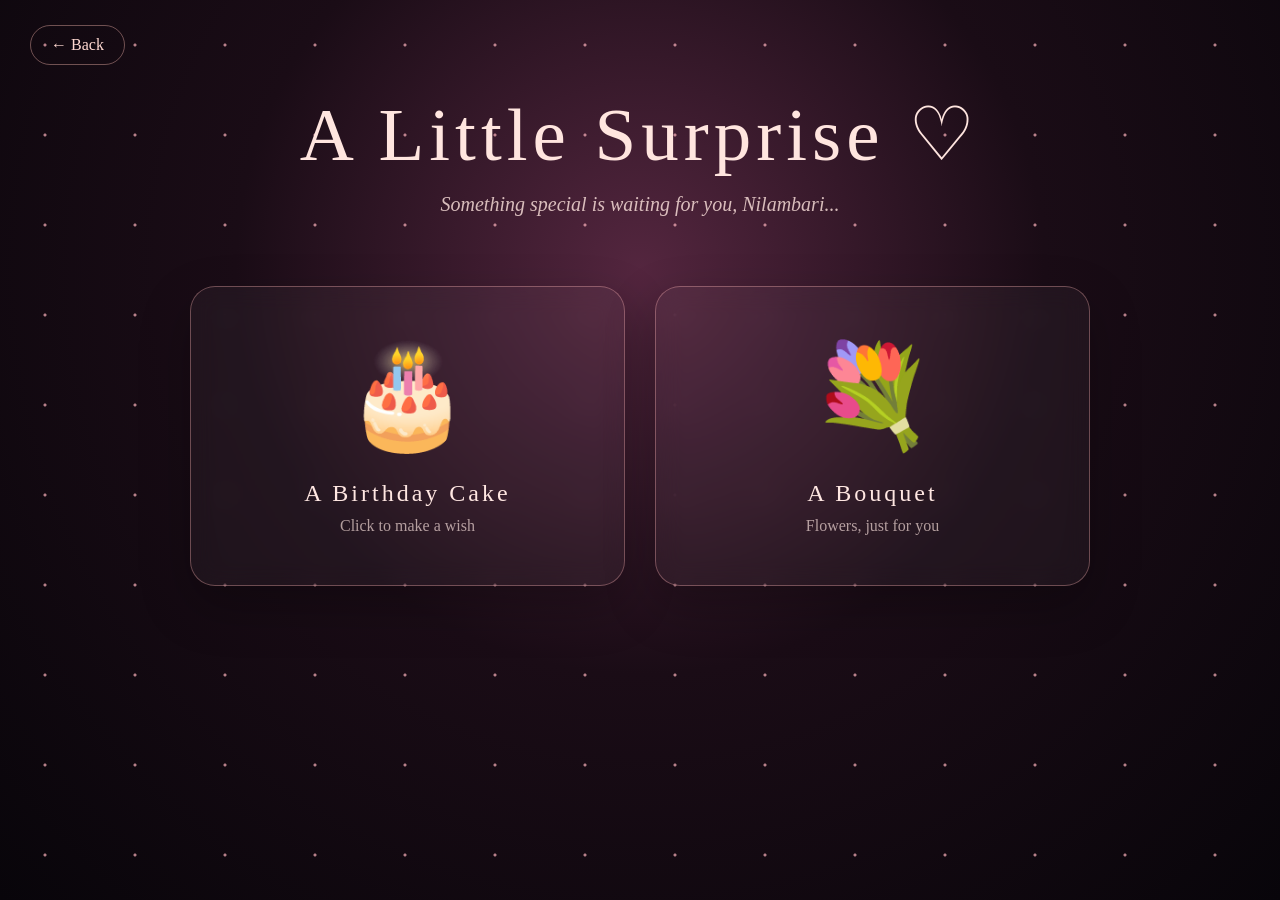
<file: surprises.html>
<!DOCTYPE html>
<html lang="en">
<head>
    <meta charset="UTF-8">
    <meta name="viewport" content="width=device-width, initial-scale=1.0">
    <title>Surprises for Nilambari ♡</title>

    <style>
        * {
            box-sizing: border-box;
            margin: 0;
            padding: 0;
        }

        body {
            min-height: 100vh;
            font-family: Georgia, serif;
            background:
                radial-gradient(circle at 50% 30%, #54263f 0%, #1a0c16 45%, #08050a 100%);
            color: #ffe5df;
            overflow-x: hidden;
        }

        body::before {
            content: "";
            position: fixed;
            inset: 0;
            pointer-events: none;
            background-image:
                radial-gradient(circle, rgba(255,180,190,.7) 1px, transparent 2px);
            background-size: 90px 90px;
            animation: stars 12s linear infinite;
        }

        @keyframes stars {
            from { transform: translateY(0); }
            to { transform: translateY(-90px); }
        }

        .page {
            min-height: 100vh;
            display: flex;
            flex-direction: column;
            align-items: center;
            padding: 60px 20px;
            position: relative;
            z-index: 1;
        }

        .back {
            position: absolute;
            top: 25px;
            left: 30px;
            color: #ffd9d1;
            text-decoration: none;
            border: 1px solid rgba(255,190,180,.4);
            padding: 10px 20px;
            border-radius: 30px;
            transition: .3s;
        }

        .back:hover {
            background: rgba(255,170,160,.15);
            transform: translateX(-4px);
        }

        h1 {
            font-size: clamp(40px, 7vw, 75px);
            font-weight: normal;
            letter-spacing: 5px;
            margin-top: 30px;
        }

        .subtitle {
            margin-top: 15px;
            font-style: italic;
            font-size: 20px;
            opacity: .8;
        }

        .surprise-grid {
            width: min(900px, 100%);
            display: grid;
            grid-template-columns: repeat(2, 1fr);
            gap: 30px;
            margin-top: 70px;
        }

        .surprise-card {
            min-height: 300px;
            border: 1px solid rgba(255,180,180,.35);
            border-radius: 25px;
            background: rgba(255,255,255,.04);
            backdrop-filter: blur(12px);
            display: flex;
            flex-direction: column;
            justify-content: center;
            align-items: center;
            text-decoration: none;
            color: #ffe7e2;
            transition: .4s;
            box-shadow: 0 20px 50px rgba(0,0,0,.25);
        }

        .surprise-card:hover {
            transform: translateY(-10px) scale(1.02);
            border-color: #ffaaa0;
            box-shadow: 0 25px 70px rgba(255,100,120,.18);
        }

        .icon {
            font-size: 100px;
            margin-bottom: 25px;
            animation: float 3s ease-in-out infinite;
        }

        @keyframes float {
            0%,100% { transform: translateY(0); }
            50% { transform: translateY(-12px); }
        }

        .surprise-card h2 {
            letter-spacing: 3px;
            font-weight: normal;
        }

        .surprise-card p {
            margin-top: 10px;
            opacity: .65;
        }

        @media(max-width:650px) {
            .surprise-grid {
                grid-template-columns: 1fr;
            }

            h1 {
                text-align: center;
            }
        }
    </style>
</head>

<body>

<div class="page">

    <a href="index.html" class="back">← Back</a>

    <h1>A Little Surprise ♡</h1>

    <p class="subtitle">
        Something special is waiting for you, Nilambari...
    </p>

    <div class="surprise-grid">

        <a href="cake.html" class="surprise-card">
            <div class="icon">🎂</div>
            <h2>A Birthday Cake</h2>
            <p>Click to make a wish</p>
        </a>

        <a href="flowers.html" class="surprise-card">
            <div class="icon">💐</div>
            <h2>A Bouquet</h2>
            <p>Flowers, just for you</p>
        </a>

    </div>

</div>

</body>
</html>
</file>
<file: style.css>
/* =========================================
   RESET
========================================= */

* {
    margin: 0;
    padding: 0;
    box-sizing: border-box;
}


/* =========================================
   PAGE
========================================= */

html,
body {
    width: 100%;
    min-height: 100%;

    background: #0d070c;
}


body {
    overflow-x: hidden;
}


/* =========================================
   MAIN CONTAINER
========================================= */

.birthday-page {

    position: relative;

    width: 100%;

    min-height: 100vh;

    display: flex;

    justify-content: center;

    background: #0d070c;
}


/* =========================================
   YOUR COMPLETE IMAGE
========================================= */

.birthday-image {

    display: block;

    width: 100%;

    max-width: 1536px;

    height: auto;

    object-fit: contain;

    user-select: none;

    -webkit-user-drag: none;
}


/* =========================================
   INVISIBLE CLICKABLE AREAS
========================================= */

.hotspot {

    position: absolute;

    display: block;

    z-index: 20;

    background: transparent;

    border: none;

    cursor: pointer;

    /*
        IMPORTANT:

        No visible card is created here.

        These are simply invisible clickable
        areas placed over the cards already
        inside your image.
    */

    transition: background 0.25s ease;
}


/* =========================================
   SURPRISES HOTSPOT
========================================= */

.surprises-hotspot {

    /*
        Left card
    */

    left: 11.2%;

    bottom: 11.8%;

    width: 22%;

    height: 12.8%;
}


/* =========================================
   LETTER HOTSPOT
========================================= */

.letter-hotspot {

    /*
        Middle card
    */

    left: 39%;

    bottom: 11.8%;

    width: 22%;

    height: 12.8%;
}


/* =========================================
   MEMORIES HOTSPOT
========================================= */

.memories-hotspot {

    /*
        Right card
    */

    right: 11.2%;

    bottom: 11.8%;

    width: 22%;

    height: 12.8%;
}


/* =========================================
   OPTIONAL HOVER EFFECT
========================================= */

/*
   Keep this DISABLED for a completely
   clean image.

   If you want a subtle glow when the
   mouse moves over a card, uncomment
   the following section.
*/


/*

.hotspot:hover {

    background:
        rgba(255, 170, 190, 0.06);

    border:
        1px solid rgba(255, 190, 200, 0.25);

    border-radius: 20px;

}

*/


/* =========================================
   MOBILE
========================================= */

@media (max-width: 700px) {

    .birthday-page {

        min-height: auto;

    }

    .birthday-image {

        width: 100%;

        height: auto;

    }


    /*
        Mobile card positions
    */

    .surprises-hotspot {

        left: 10%;

        bottom: 12%;

        width: 24%;

        height: 12%;
    }


    .letter-hotspot {

        left: 38%;

        bottom: 12%;

        width: 24%;

        height: 12%;
    }


    .memories-hotspot {

        right: 10%;

        bottom: 12%;

        width: 24%;

        height: 12%;
    }

}
</file>
